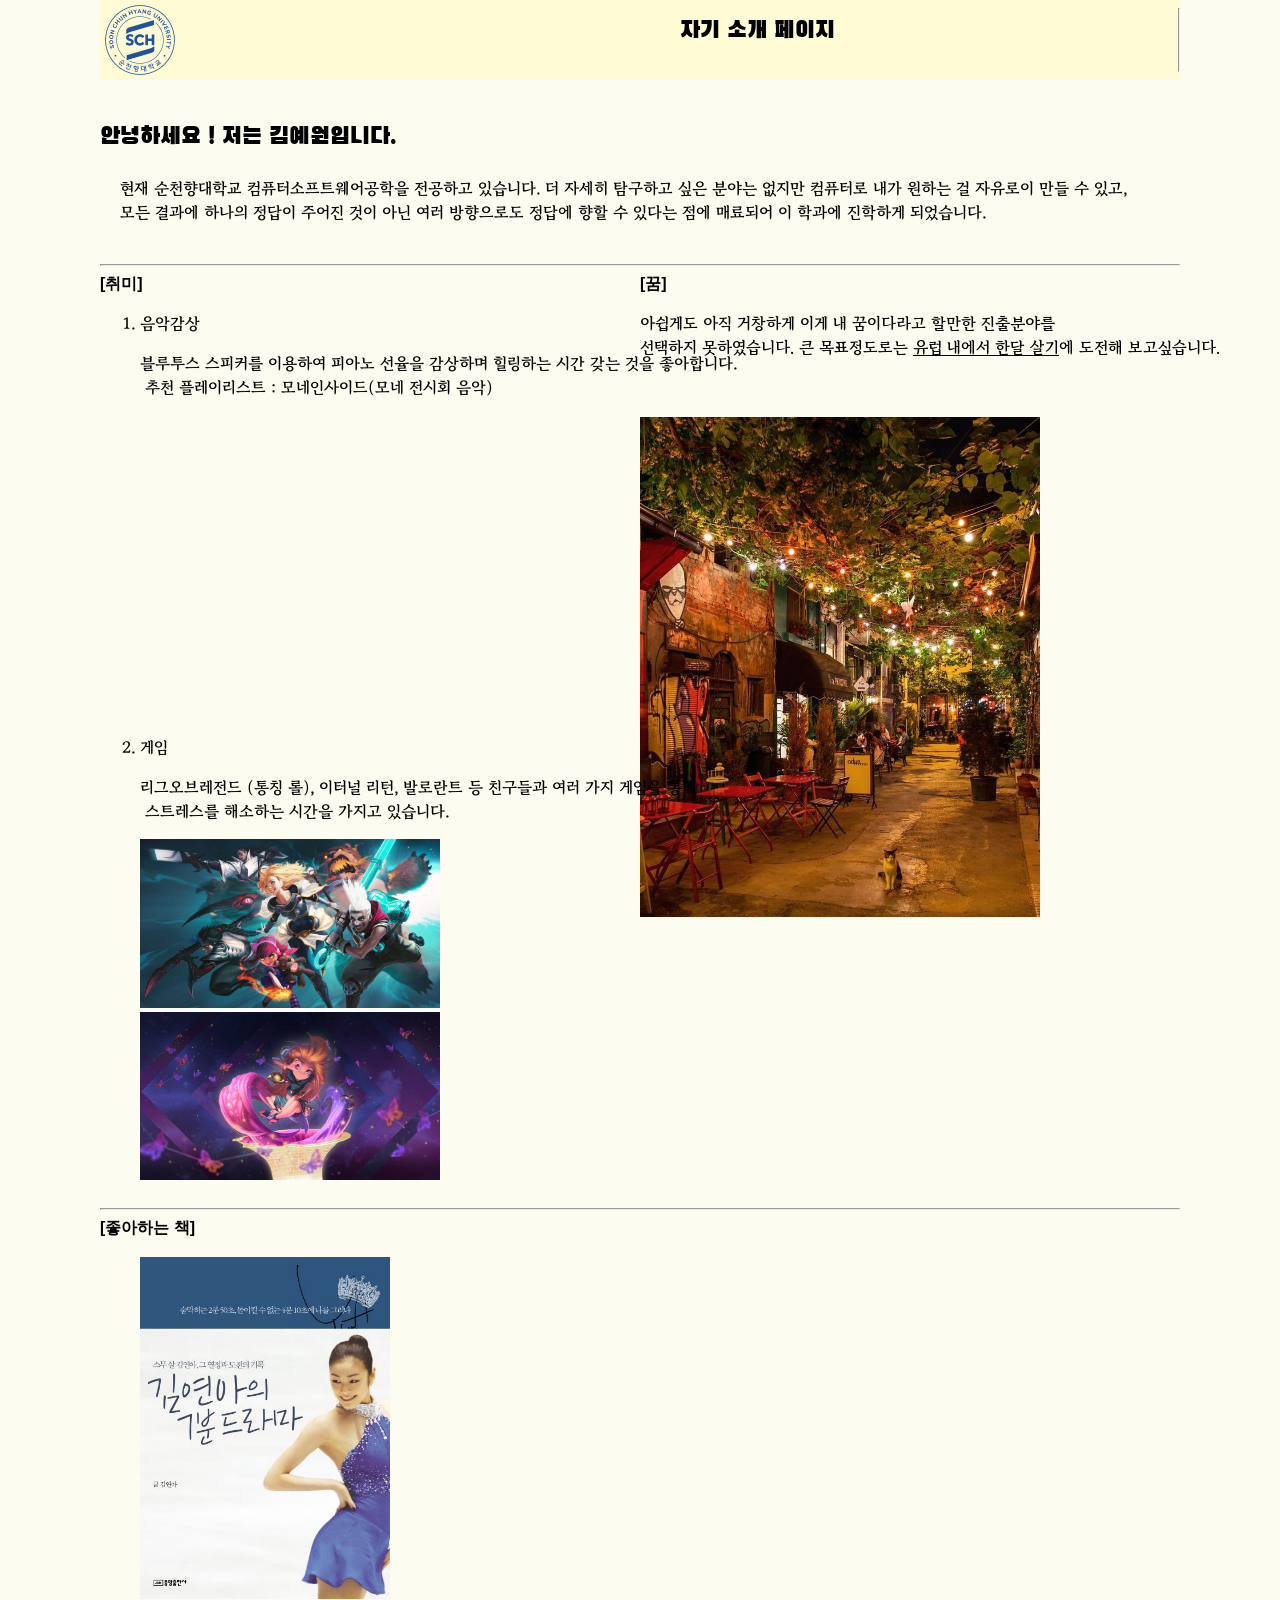
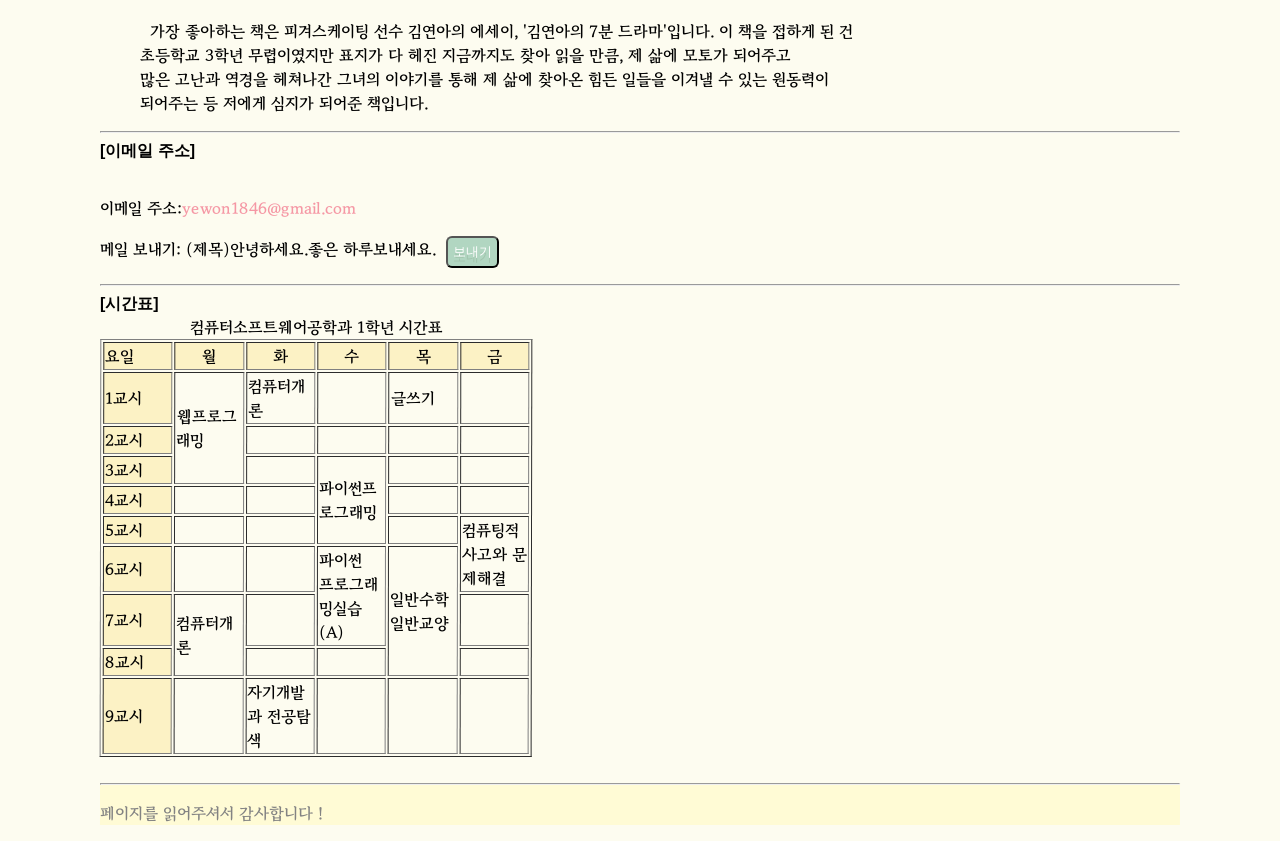
<file: index.html>
<!DOCTYPE html>
<html>
<head>
    <link rel="stylesheet" href="style.css">
    <meta charset="utf-8">
    <link rel="stylesheet" href="https://jhammann.github.io/sakura/dist/sakura.css">
    <div id="sakura-petals"></div>
    <script src="https://jhammann.github.io/sakura/dist/sakura.js"></script>
    <script>
        var sakura = new Sakura('#sakura-petals');
    </script>
    <title> 자기소개</title>
    <meta name="description" content="이 페이지는 자기소개를 위한 페이지입니다.">
    <!--구글 폰트 불러오기 (볼드체)-->
    <link rel="preconnect" href="https://fonts.googleapis.com">
    <link rel="preconnect" href="https://fonts.gstatic.com" crossorigin>
    <link href="https://fonts.googleapis.com/css2?family=Black+Han+Sans&display=swap" rel="stylesheet">
    <!--구글 폰트 불러오기 (메인페이지)-->
    <link rel="preconnect" href="https://fonts.googleapis.com"> 
    <link rel="preconnect" href="https://fonts.gstatic.com" crossorigin> 
    <link href="https://fonts.googleapis.com/css2?family=Black+Han+Sans&family=Gowun+Batang:wght@400;700&family=Noto+Serif+KR&display=swap" rel="stylesheet">
    <div id="headercolor">
        <br>
        <a href="https://home.sch.ac.kr/xe/index.jsp" target="_blank" ><img id="logo" src="img/순천향대학교_seal.png" width="80" height="80" alt="순천향대학교 컴퓨터소프트웨어공학과 홈페이지"></a>
        <br>
        <h1>&nbsp;자기 소개 페이지</h1>
        <nav>
            <ul>
                <li id="linav"><a href="#취미">취미</a></li>
                <li id="linav"><a href="#꿈">꿈</a></li>
                <li id="linav"><a href="#책">좋아하는 책</a></li>
                <li id="linav"><a href="#이메일">이메일 주소</a></li>
                <li id="linav"><a href="#시간표">시간표</a></li>
            </ul>
        </nav>
        <br><br>
        <hr>
    </div>
    <br>
</head>
<body>
    <div>
    <h3> 안녕하세요 ! 저는 김예원입니다. </h3>
    <pre>
    현재 순천향대학교 컴퓨터소프트웨어공학을 전공하고 있습니다. 더 자세히 탐구하고 싶은 분야는 없지만 컴퓨터로 내가 원하는 걸 자유로이 만들 수 있고,
    모든 결과에 하나의 정답이 주어진 것이 아닌 여러 방향으로도 정답에 향할 수 있다는 점에 매료되어 이 학과에 진학하게 되었습니다.
    </pre>
    </div>
    <hr>
    <div id="fblock">
        <div id="hobby">
        <a name="취미>"><b>[취미]</b></a>
        <ol type="1">
            <li>음악감상</li>
            <pre>블루투스 스피커를 이용하여 피아노 선율을 감상하며 힐링하는 시간 갖는 것을 좋아합니다.<br> 추천 플레이리스트 : 모네인사이드(모네 전시회 음악)<br></pre>
            <iframe width="500" height="300" src="https://www.youtube.com/embed/D-BnClr1OoA?si=T-VZpK9DUd7u6JbNautoplay=1" title="YouTube video player" frameborder="0" allow="accelerometer; autoplay; clipboard-write; encrypted-media; gyroscope; picture-in-picture; web-share" referrerpolicy="strict-origin-when-cross-origin" allowfullscreen></iframe>
            </p>
            <li>게임</li>   
            <pre>리그오브레전드 (통칭 롤), 이터널 리턴, 발로란트 등 친구들과 여러 가지 게임을 통해<br> 스트레스를 해소하는 시간을 가지고 있습니다. </pre>
            <img src="img/lol.jpg" width="300" alt="리그오브레전드"> <img src="img/zoe-lol.jpg" width="300" alt="리그오브레전드 챔피언 '조이'">
        </ol>
        </div>
        <div id="dream">
        <a name="꿈"><b>[꿈]</b></a>
        <pre>아쉽게도 아직 거창하게 이게 내 꿈이다라고 할만한 진출분야를 
선택하지 못하였습니다. 큰 목표정도로는 <u>유럽 내에서 한달 살기</u>에 도전해 보고싶습니다. 
        </pre>
        <br>
        <img src="img/유럽.jpg" width="400" height="500" alt="유럽풍경">
        </div>
    </div>
    <hr>
    <div id="dook">
    <a name="책"><b>[좋아하는 책]</b></a><br><br>
    <img src="img/book.jpg" id="book" width="250" alt="김연아의 7분 드라마">
    <pre id="bookpre">          가장 좋아하는 책은 피겨스케이팅 선수 김연아의 에세이, '김연아의 7분 드라마'입니다. 이 책을 접하게 된 건
        초등학교 3학년 무렵이였지만 표지가 다 헤진 지금까지도 찾아 읽을 만큼, 제 삶에 모토가 되어주고
        많은 고난과 역경을 헤쳐나간 그녀의 이야기를 통해 제 삶에 찾아온 힘든 일들을 이겨낼 수 있는 원동력이
        되어주는 등 저에게 심지가 되어준 책입니다. </pre>
    </div>
    <hr>
    <div id="email">
    <a name="이메일"><b>[이메일 주소]</b></a><br><br>
    <p>이메일 주소:<a href="mailto:yewon1846@gmail.com">yewon1846@gmail.com</p></a>
    <p>메일 보내기: (제목)안녕하세요.좋은 하루보내세요.<a href="mailto:yewon1846@gmail.com?subject=안녕하세요.좋은 하루보내세요."><button id="send">보내기</button></a></p>
    </div>
    <hr>
    <div>
    <a name="시간표"><b>[시간표]</b></a>
    <table border=“1”>
        <caption> 컴퓨터소프트웨어공학과 1학년 시간표</caption>
        <thead>
            <tr><td>요일</td> <th>월</th> <th>화</th> <th>수</th> <th>목</th> <th>금</th>
        </thead>
        <body> 
            <tr> <td id="class">1교시</td> <td rowspan="3">웹프로그래밍</td> <td>컴퓨터개론</td> <td></td> <td>글쓰기</td> <td></td></tr>  
            <tr> <td id="class">2교시</td> <td></td> <td></td> <td></td><td></td></tr>   
            <tr> <td id="class">3교시</td> <td></td> <td rowspan="3">파이썬프로그래밍</td> <td></td> <td></td> </tr>  
            <tr> <td id="class">4교시</td> <td></td> <td></td> <td></td> <td></td> </tr>  
            <tr> <td id="class">5교시</td> <td></td> <td></td> <td></td> <td rowspan="2">컴퓨팅적사고와 문제해결</td> </tr>  
            <tr> <td id="class">6교시</td> <td></td> <td></td> <td rowspan="2">파이썬<br>프로그래밍실습(A)</td><td rowspan="3">일반수학 일반교양</td></tr>  
            <tr> <td id="class">7교시</td> <td rowspan="2">컴퓨터개론</td> <td></td> <td></td> </tr>  
            <tr> <td id="class">8교시</td> <td></td> <td></td> <td></td> </tr>  
            <tr> <td id="class">9교시</td> <td></td> <td>자기개발과 전공탐색</td> <td></td><td></td><td></td></tr>   
        
        </tbody>
    </table>
    <br>
    </div>
</body>
<footer>
    <hr>
    <p id="footerp"> 페이지를 읽어주셔서 감사합니다 !</p>
</footer>
</html>
</file>
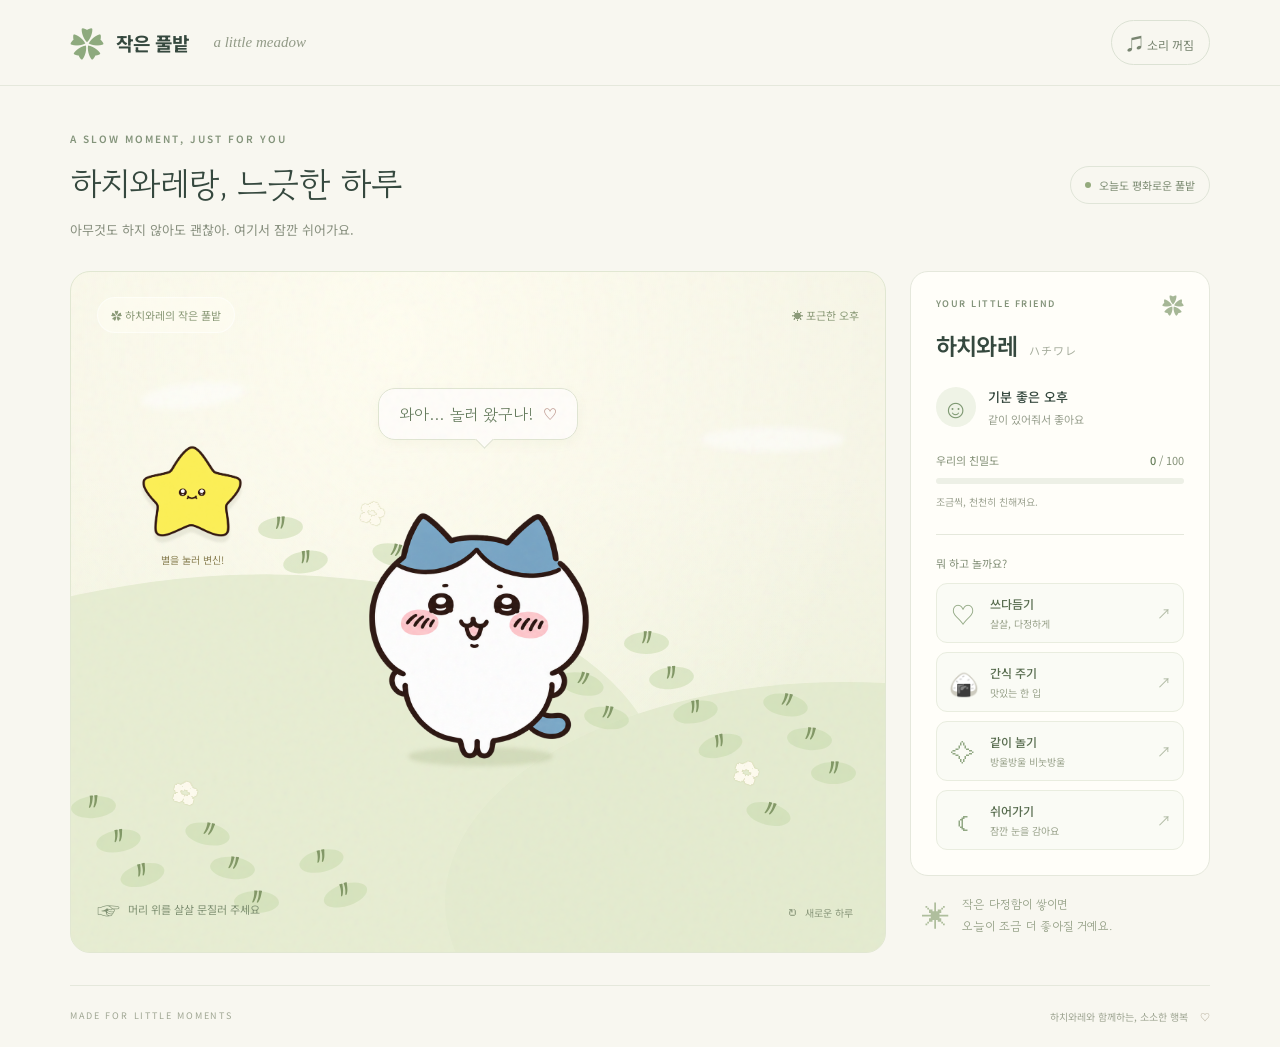
<file: hachiware/index.html>
<!doctype html>
<html lang="ko">
<head><meta charset="utf-8"><meta name="viewport" content="width=device-width,initial-scale=1"><meta name="theme-color" content="#f8f7ef"><title>하치와레의 작은 풀밭</title><link rel="stylesheet" href="style.css"></head>
<body>
<header class="topbar"><a class="brand" href="./"><span class="brand-icon">✿</span> 작은 풀밭 <span class="brand-en">a little meadow</span></a><button id="sound" class="quiet-button" aria-pressed="false">♫ <span>소리 꺼짐</span></button></header>
<main>
<div class="intro"><div><p class="eyebrow">A SLOW MOMENT, JUST FOR YOU</p><h1>하치와레랑, 느긋한 하루</h1><p class="subtitle">아무것도 하지 않아도 괜찮아. 여기서 잠깐 쉬어가요.</p></div><span class="day-badge"><span></span> 오늘도 평화로운 풀밭</span></div>
<div class="layout">
<section class="meadow" aria-label="하치와레와 상호작용하는 풀밭">
<div class="scene-top"><span class="scene-label">✿ 하치와레의 작은 풀밭</span><span class="weather">☀  포근한 오후</span></div>
<div class="cloud cloud-one"></div><div class="cloud cloud-two"></div><div class="hill hill-one"></div><div class="hill hill-two"></div>
<div id="grass" aria-hidden="true"></div>
<button id="magic-star" class="magic-star" aria-label="얼굴 있는 노란 별을 눌러 매지컬 하치와레로 변신" aria-pressed="false"><img src="assets/magic-star.png" alt="작은 눈과 웃는 입이 있는 노란 별"><span>별을 눌러 변신!</span></button>
<div id="transformation" class="transformation" hidden aria-hidden="true"><div class="magic-ring"></div><div class="magic-sparkles">✧ ˚ ✦ ⋆ ✧ ˚ ✦</div><p>반짝반짝, 매지컬 하치와레!</p></div>
<div class="character-area"><div id="bubble" class="bubble" role="status" aria-live="polite">와아… 놀러 왔구나! <span>♡</span></div><div class="character-shadow"></div><button id="character" class="character" aria-label="하치와레 쓰다듬기. 누르거나 머리를 문질러 주세요"><span class="sprite generated" id="sprite"></span></button><div id="particles" aria-hidden="true"></div></div>
<div class="scene-bottom"><span><span class="small-hand">☞</span> 머리 위를 살살 문질러 주세요</span><button id="reset" aria-label="하치와레와의 하루 초기화">↻ <span>새로운 하루</span></button></div>
</section>
<aside class="sidebar"><section class="friend-card"><div class="card-top"><span class="eyebrow">YOUR LITTLE FRIEND</span><span class="tiny-flower">✿</span></div><h2>하치와레 <span>ハチワレ</span></h2><div class="mood"><span id="mood-icon">☺</span><div><strong id="mood">기분 좋은 오후</strong><p id="mood-description">같이 있어줘서 좋아요</p></div></div><div class="affection-heading"><span>우리의 친밀도</span><span><strong id="affection-value">0</strong> / 100</span></div><div class="progress" role="progressbar" aria-label="친밀도" aria-valuemin="0" aria-valuemax="100" aria-valuenow="0"><div id="affection-bar"></div></div><p id="affection-caption" class="caption">조금씩, 천천히 친해져요.</p><div class="divider"></div><p class="action-label">뭐 하고 놀까요?</p><div class="actions"><button data-action="pet"><span class="action-icon">♡</span><span><strong>쓰다듬기</strong><small>살살, 다정하게</small></span><span class="action-arrow">↗</span></button><button data-action="feed"><span class="action-icon">🍙</span><span><strong>간식 주기</strong><small>맛있는 한 입</small></span><span class="action-arrow">↗</span></button><button data-action="play"><span class="action-icon">✧</span><span><strong>같이 놀기</strong><small>방울방울 비눗방울</small></span><span class="action-arrow">↗</span></button><button data-action="rest"><span class="action-icon">☾</span><span><strong>쉬어가기</strong><small>잠깐 눈을 감아요</small></span><span class="action-arrow">↗</span></button></div></section><div class="note"><span>✳</span><p>작은 다정함이 쌓이면<br>오늘이 조금 더 좋아질 거예요.</p></div></aside>
</div>
<footer><span>MADE FOR LITTLE MOMENTS</span><span>하치와레와 함께하는, 소소한 행복 <span class="footer-heart">♡</span></span></footer>
</main><script src="app.js"></script>
</body></html>
</file>
<file: style.css>
@import url('https://fonts.googleapis.com/css2?family=Black+Han+Sans&display=swap');

html {
  box-sizing: border-box;
}

*, *:before, *:after {
  box-sizing: inherit;
}

#headercolor{
  display: flex;
  flex-direction : row;
  background-color:#fffbd5;
}


p,pre ,li{
  font-family: "Gowun Batang", serif;
  font-weight: 700;
  font-style: normal;
  transform: skew(-0.1deg);
  -webkit-font-smoothing: antialiased;
  -moz-osx-font-smoothing: auto;
}

h1,h2,h3 {
  font-family: "Black Han Sans";
  font-weight: 400;
  font-size: x-large;
  font-style: normal;
  border: radius 0.08em;
  -webkit-font-smoothing: antialiased;
  -moz-osx-font-smoothing: auto; 
}

nav {
  float: right;
  margin-top: -65px;
}

#linav{
  background:#ffe9c0;
  padding: 6px;
  list-style: none;
  float: left;
}

a{
  text-decoration-line: none;
  text-decoration:none;
  flex-grow: 1;
}

a:link {
  color: rgba(243, 135, 153, 0.87);
}


a:visited{
  color: rgb(19, 151, 228);
}

a:hover{
  color: rgb(194, 133, 252);
  background-color: #d4ddf1;
}

body{
  margin: 0;
  height: 100%;
  background: #fdfcf0;
  font-family: sans-serif;
  font-weight: 400;
  font-style: normal;
  margin-left: 100px;
  margin-right: 100px;
  
}

#fblock{
  display: flex;
  flex-direction : row;
  justify-content:center;
  width: 100%;
}
  
#hobby{
  width: 50%;
}

#dream{
  width: 50%;
}

#logo{
  float: left;
}

#book{
  margin-left: 40px; 

}

#send{
  position: relative;
  display: inline-block;
  margin-left: 10px;
  padding: 5px 5px;
  color: rgb(255, 255, 255);
  border-radius: 6px;
  text-align: center;
  text-shadow: 0 5px 0 rgba(76, 92, 60, 0.15);
  background-color: #b1d6c1;
  
}

table{
  width: 40%;
  height: 60%;
  table-layout: fixed;
  font-family: "Gowun Batang", serif;
  font-weight: 700;
  font-style: normal;
  transform: skew(-0.1deg);
  -webkit-font-smoothing: antialiased;
  -moz-osx-font-smoothing: auto;
  
}

table td:hover{
  color: rgb(238, 118, 138);
  background-color: rgb(253, 236, 236);
}

thead{
  background-color: rgb(252, 242, 197);
}

#class{
  background-color: rgb(252, 242, 197);
}

footer{
  font-family: "Gowun Batang", serif;
  font-weight: 700;
  font-style: normal;
  transform: skew(-0.1deg);
  -webkit-font-smoothing: antialiased;
  -moz-osx-font-smoothing: auto;
  background-color: #fffbd5;
}

#footerp{
  color: #838383;
}
</file>
<file: hachiware/style.css>
@import url('https://fonts.googleapis.com/css2?family=Gowun+Dodum&family=Noto+Sans+KR:wght@400;500;600;700&display=swap');
:root{--ink:#35483e;--muted:#8a9386;--sage:#7b9676;--cream:#f8f7f0;--line:#e5e8dc}*{box-sizing:border-box}body{margin:0;background:var(--cream);color:var(--ink);font-family:'Noto Sans KR',sans-serif;font-size:14px}button,a{-webkit-tap-highlight-color:transparent}button{font:inherit;cursor:pointer}button:focus-visible,a:focus-visible{outline:3px solid #88a4bf;outline-offset:5px}a{color:inherit;text-decoration:none}.topbar{height:86px;border-bottom:1px solid var(--line);display:flex;align-items:center;justify-content:space-between;padding:0 5.5%}.brand{display:flex;align-items:center;gap:12px;font-weight:700;font-size:19px}.brand-icon{font-size:34px;color:#8eaa7e}.brand-en{font-family:Georgia,serif;font-style:italic;font-size:15px;font-weight:400;color:#939b88;margin-left:12px}.quiet-button{background:none;border:1px solid #dce2d4;border-radius:24px;padding:9px 15px;color:#798571;font-size:12px}.quiet-button:first-letter{font-size:17px}main{max-width:1390px;margin:auto;padding:45px 5.5% 0}.intro{display:flex;align-items:center;justify-content:space-between;margin-bottom:32px}.eyebrow{font-size:10px;letter-spacing:2px;color:#84947b;font-weight:600;margin:0 0 13px}h1{font-family:'Gowun Dodum',sans-serif;font-size:34px;letter-spacing:-1px;margin:0 0 12px;font-weight:400}.subtitle{font-size:13px;color:#88907f;margin:0}.day-badge{font-size:11px;color:#7e8d74;display:flex;gap:8px;align-items:center;border:1px solid #e0e5d8;border-radius:30px;padding:10px 14px}.day-badge>span{height:6px;width:6px;border-radius:50%;background:#94aa7d}.layout{display:grid;grid-template-columns:minmax(0,1fr) 300px;gap:24px}.meadow{position:relative;min-height:610px;background:#f1f3de;border:1px solid #e1e7d2;border-radius:20px;overflow:hidden;isolation:isolate;background-image:radial-gradient(ellipse at 40% 10%,#fffdf0 0%,transparent 70%),linear-gradient(#f7f6e7 30%,#e9efd5)}.meadow:after{content:'';position:absolute;inset:0;pointer-events:none;opacity:.14;background-image:url("data:image/svg+xml,%3Csvg viewBox='0 0 160 160' xmlns='http://www.w3.org/2000/svg'%3E%3Cfilter id='n'%3E%3CfeTurbulence type='fractalNoise' baseFrequency='.6' numOctaves='3' stitchTiles='stitch'/%3E%3C/filter%3E%3Crect width='100%25' height='100%25' opacity='.3' filter='url(%23n)'/%3E%3C/svg%3E");z-index:6}.scene-top,.scene-bottom{position:absolute;left:26px;right:26px;display:flex;justify-content:space-between;align-items:center;z-index:7}.scene-top{top:25px;font-size:11px;color:#8b9a78}.scene-label{background:#fffdf481;padding:9px 13px;border:1px solid #ffffff88;border-radius:20px}.weather{font-size:11px}.scene-bottom{bottom:24px;font-size:11px;color:#7f9072}.scene-bottom>span{display:flex;align-items:center;gap:8px}.small-hand{font-size:23px}.scene-bottom button{background:transparent;border:0;color:#8d9a7e;font-size:18px;padding:6px}.scene-bottom button span{font-size:10px;margin-left:3px}.hill{position:absolute;border-radius:50%;z-index:-1}.hill-one{width:1000px;height:550px;background:#e7edd2;top:310px;left:-400px;transform:rotate(-9deg)}.hill-two{width:800px;height:440px;background:#e4ebcf;top:410px;right:-360px}.cloud{position:absolute;background:#ffffff8a;border-radius:50%;width:105px;height:25px;filter:blur(3px)}.cloud-one{top:111px;left:70px;transform:rotate(-6deg)}.cloud-two{top:155px;right:40px;width:145px}.grass-tuft{position:absolute;width:45px;height:22px;border-radius:50%;background:#c6d9a980;transform:rotate(var(--rotation));color:#819765;text-align:center;font-family:Georgia,serif;font-weight:bold;font-size:23px;line-height:13px}.grass-tuft.flower{background:none;color:#fefbee;font-size:24px;text-shadow:0 0 1px #b6b979}.character-area{position:absolute;left:50%;top:52%;transform:translate(-50%,-50%);width:330px;height:390px;z-index:3}.character{position:absolute;inset:25px 0 0;width:330px;height:350px;border:0;background:none;padding:0;touch-action:none;user-select:none;transition:transform .25s;animation:breathe 3.5s ease-in-out infinite}.sprite{display:block;width:100%;height:100%;background:url('assets/hachi-sprites.png') center/contain no-repeat;pointer-events:none}.sprite.generated{background-image:url('assets/hachi-sprites.png');background-size:200% 100%;background-position:0% center}.petted .sprite.generated{background-position:100% center}.character.petted{animation:happy .7s ease-in-out infinite}.character.playing{animation:hop .65s ease-in-out 3}.character.sleeping{animation:breathe 4s ease-in-out infinite;transform:rotate(-5deg)}.character.sleeping .sprite{filter:brightness(.97)}.character-shadow{position:absolute;width:145px;height:19px;bottom:55px;left:95px;border-radius:50%;background:#9aab7b45;filter:blur(2px)}.bubble{position:absolute;top:-43px;left:50%;transform:translateX(-50%);white-space:nowrap;background:#fffdf9;border:1px solid #e0e5d2;border-radius:17px;padding:13px 20px;font-family:'Gowun Dodum',sans-serif;color:#657b5d;font-size:16px;box-shadow:0 4px 12px #8c9b6910;z-index:4}.bubble:after{content:'';position:absolute;width:12px;height:12px;background:#fffdf9;border-right:1px solid #e0e5d2;border-bottom:1px solid #e0e5d2;bottom:-7px;left:50%;transform:rotate(45deg)}.bubble span{color:#bf9a91;margin-left:5px}.friend-card{padding:25px;background:#fffef9;border:1px solid var(--line);border-radius:18px}.card-top{display:flex;justify-content:space-between;align-items:center}.card-top .eyebrow{font-size:9px;letter-spacing:1.5px}.tiny-flower{font-size:22px;color:#a6b796;margin-top:-12px}h2{font-size:23px;letter-spacing:-.7px;margin:5px 0 24px;font-weight:600}h2>span{font-size:11px;letter-spacing:1px;color:#a5ac9c;font-weight:400;margin-left:7px}.mood{display:flex;gap:12px;align-items:center;margin-bottom:25px}.mood>span{width:40px;height:40px;background:#eff3e6;border-radius:50%;display:grid;place-items:center;font-size:26px;color:#7f9973}.mood strong{font-size:13px;font-weight:500}.mood p{font-size:11px;color:#99a08f;margin:5px 0 0}.affection-heading{display:flex;justify-content:space-between;font-size:11px;color:#849178;margin-bottom:10px}.affection-heading strong{font-weight:500;color:#677f5a}.progress{height:6px;border-radius:8px;background:#edf0e6;overflow:hidden}.progress>div{background:#9ab58a;width:0%;height:100%;border-radius:8px;transition:width .4s}.caption{font-size:10px;color:#a0a695;margin:10px 0 0}.divider{height:1px;background:var(--line);margin:25px 0 20px}.action-label{font-size:11px;color:#849079;margin-bottom:12px}.actions{display:grid;gap:9px}.actions button{display:flex;align-items:center;gap:12px;text-align:left;padding:11px 12px;background:#fafbf5;border:1px solid #e9eddf;border-radius:11px;color:#596d50;transition:background .2s,transform .2s}.actions button:hover{background:#edf3e4;transform:translateY(-2px)}.actions button.active{background:#e7efdf;border-color:#a8bc98}.action-icon{font-size:24px;width:29px;text-align:center;color:#92a884}.actions strong{font-size:12px;font-weight:500;display:block}.actions small{font-size:10px;color:#9aa38c;display:block;margin-top:4px}.action-arrow{margin-left:auto;color:#b1bba5}.note{display:flex;align-items:center;gap:12px;padding:17px 12px;color:#929e84}.note>span{font-size:28px;color:#afbe9d}.note p{font-family:'Gowun Dodum',sans-serif;font-size:12px;line-height:1.8;margin:0}footer{display:flex;justify-content:space-between;border-top:1px solid var(--line);margin-top:32px;padding:23px 0;color:#a0a794;font-size:10px}footer>span:first-child{letter-spacing:1.8px;font-size:9px}.footer-heart{margin-left:9px;color:#aaa18c}.particle{position:absolute;pointer-events:none;color:#d09a9b;font-size:24px;z-index:5;animation:float-away 1.4s ease-out forwards}.play-bubble{border:1px solid #94b6ac;background:radial-gradient(circle at 30% 25%,#fff9,transparent 60%);border-radius:50%;width:30px;height:30px;animation:float-away 2.5s ease-out forwards}.snack{font-size:40px}.sleep-z{font-size:25px;color:#8295a0}@keyframes breathe{50%{translate:0 -5px}}@keyframes happy{50%{transform:rotate(2deg) scale(1.025)}}@keyframes hop{50%{translate:0 -25px;rotate:-3deg}}@keyframes float-away{0%{opacity:0;transform:translate(0,10px) scale(.5)}20%{opacity:1}100%{opacity:0;transform:translate(var(--drift,20px),-100px) scale(1.2)}}@media(min-width:1450px){main{padding-left:35px;padding-right:35px}}@media(max-width:950px){main{padding:30px 4% 0}.topbar{padding:0 4%}.layout{grid-template-columns:minmax(0,1fr) 270px;gap:16px}.friend-card{padding:20px}.day-badge{display:none}.meadow{min-height:590px}.scene-bottom>span{font-size:10px}.scene-bottom button span{display:none}.character-area{scale:.9}}@media(max-width:700px){.topbar{height:68px}.brand{font-size:16px;gap:8px}.brand-en{display:none}.intro{margin-bottom:23px}h1{font-size:27px}.subtitle{font-size:11px}.layout{grid-template-columns:1fr}.meadow{min-height:500px}.character-area{top:52%;scale:.85}.scene-top,.scene-bottom{left:17px;right:17px}.friend-card{padding:23px}.actions{grid-template-columns:1fr 1fr}.actions button{padding:11px 8px;gap:8px}.action-arrow{display:none}.note{justify-content:center}.card-top .eyebrow{font-size:10px}.mood{margin-bottom:20px}h2{margin-bottom:18px}footer{margin-top:20px;font-size:9px;gap:10px}footer>span:first-child{font-size:8px;letter-spacing:1px}}@media(prefers-reduced-motion:reduce){*,*:before,*:after{animation:none!important;transition:none!important}.particle{display:none}}
.sprite.generated{width:262.5px;height:350px;margin:auto}
.character,.character.petted,.character.playing,.character.sleeping{animation:none}
.character .sprite{animation:breathe 3.5s ease-in-out infinite}
.character.petted .sprite{animation:happy .7s ease-in-out infinite}
.character.playing .sprite{animation:hop .65s ease-in-out 3}
.character.sleeping .sprite{animation:breathe 4s ease-in-out infinite}
.magic-star{position:absolute;left:8%;top:24%;z-index:8;width:112px;padding:0;background:none;border:0;color:#8b8154;text-align:center}.magic-star img{display:block;width:100%;height:auto;filter:drop-shadow(0 6px 1px #7a795f20);transition:transform .2s}.magic-star:hover img{transform:rotate(-8deg) scale(1.08)}.magic-star span{display:block;font-size:10px;margin-top:5px;white-space:nowrap}.magic-star:disabled{cursor:wait}.character.magical .sprite.generated{background-image:url('assets/magical-hachi-sprites.png')}.meadow.magical{background-color:#e4f5e9;background-image:radial-gradient(ellipse at 50% 30%,#fff8de 0%,transparent 65%),linear-gradient(#e2f6ed,#e6e6fa)}.magical .hill{opacity:.55}.transformation{position:absolute;inset:0;z-index:20;pointer-events:none;display:flex;align-items:center;justify-content:center;flex-direction:column;background:radial-gradient(circle,#fffbef 0%,#e2f9f0ed 45%,#e9d8f0b0);animation:magic-reveal 1.9s ease-in-out both;overflow:hidden}.transformation[hidden]{display:none}.magic-ring{position:absolute;width:350px;height:350px;border:3px solid #ffefad;border-radius:50%;box-shadow:0 0 40px #fff9,0 0 0 25px #ffffff30,0 0 0 50px #fff9cf30;animation:magic-spin 1.9s ease-out both}.magic-sparkles{font-size:54px;color:#c0a65c;letter-spacing:14px;text-shadow:0 0 20px #fff;animation:magic-spin 1.9s ease-out both}.transformation p{font-family:'Gowun Dodum',sans-serif;color:#7b739d;z-index:1;font-size:21px;margin-top:25px}.actions button:disabled{opacity:.6;cursor:wait}@keyframes magic-reveal{0%{opacity:0}25%,60%{opacity:1}100%{opacity:0}}@keyframes magic-spin{0%{transform:scale(.3) rotate(-45deg);opacity:0}45%{opacity:1}100%{transform:scale(1.4) rotate(25deg);opacity:.5}}@media(max-width:700px){.magic-star{width:80px;left:4%;top:21%}.magic-star span{font-size:9px}.magic-sparkles{font-size:35px;letter-spacing:5px}.transformation p{font-size:18px}}@media(prefers-reduced-motion:reduce){.transformation{animation:none;opacity:1}.magic-ring,.magic-sparkles{animation:none}}
</file>
